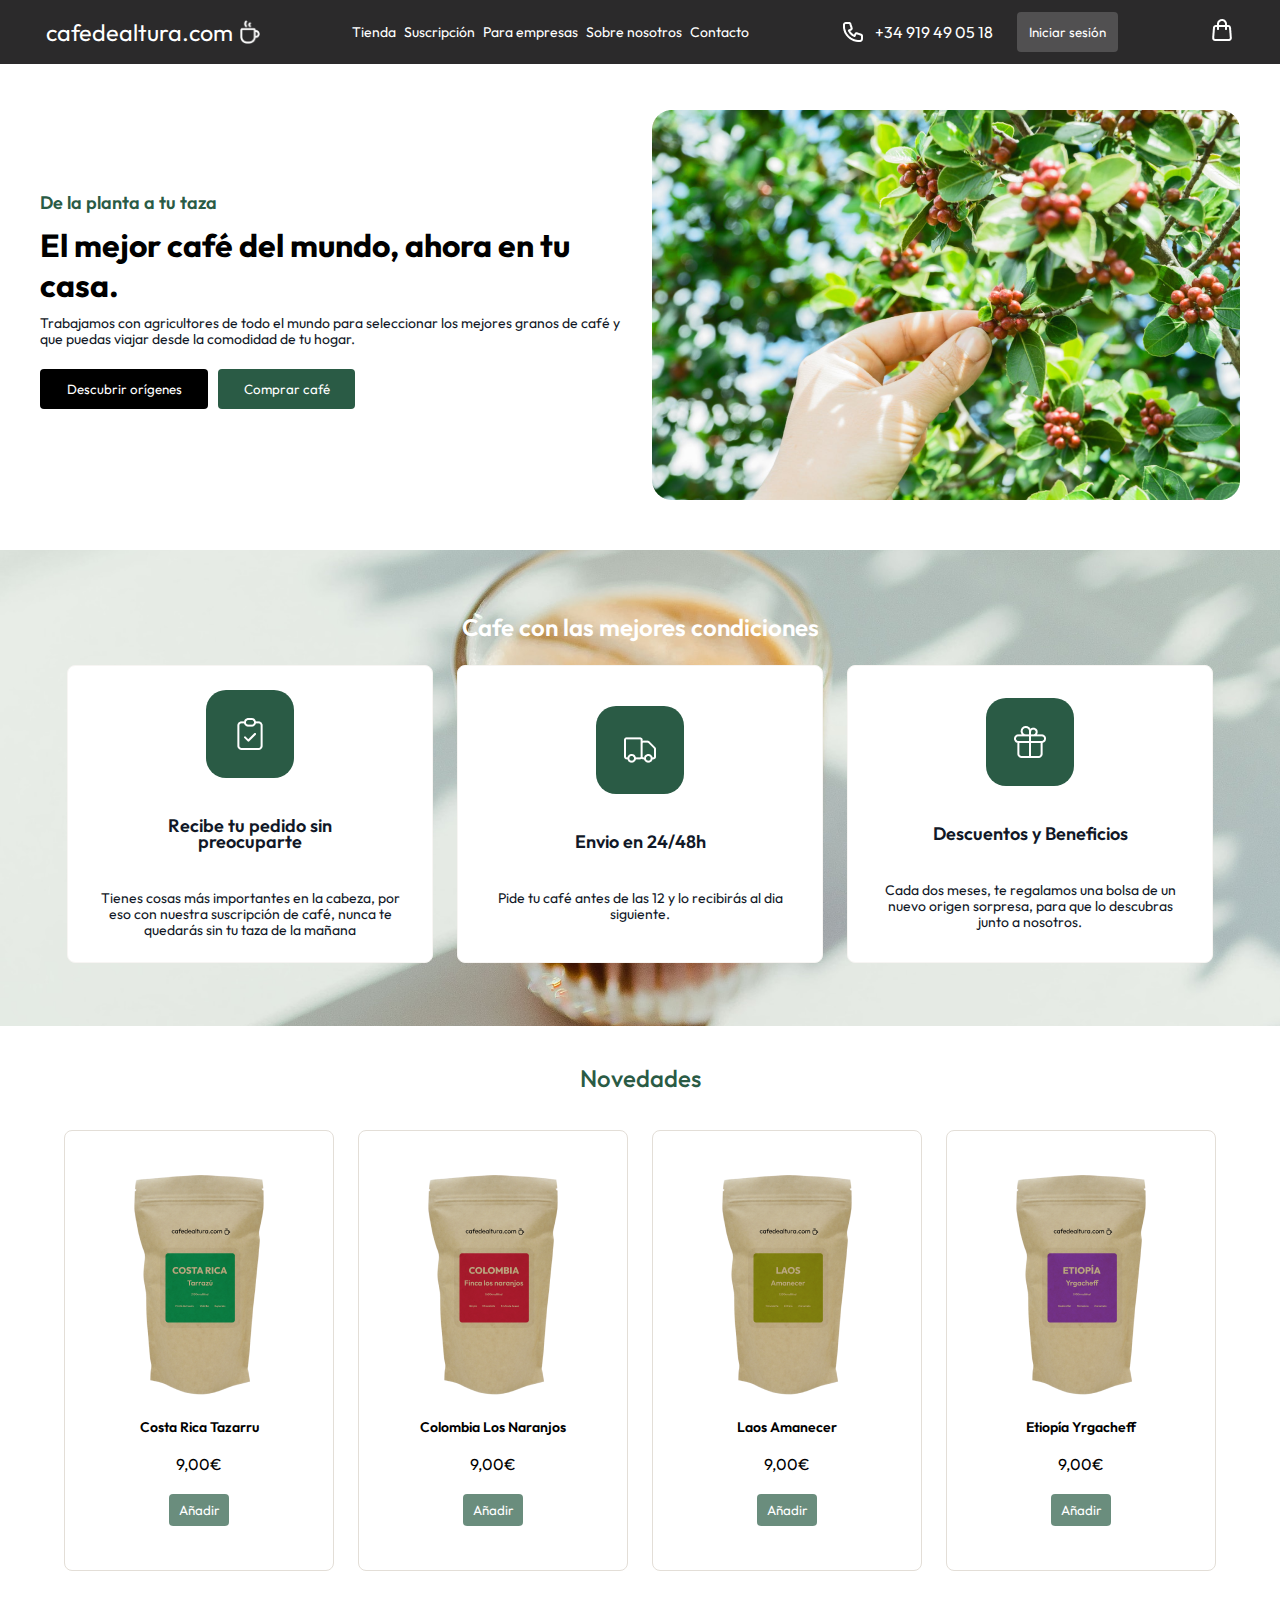
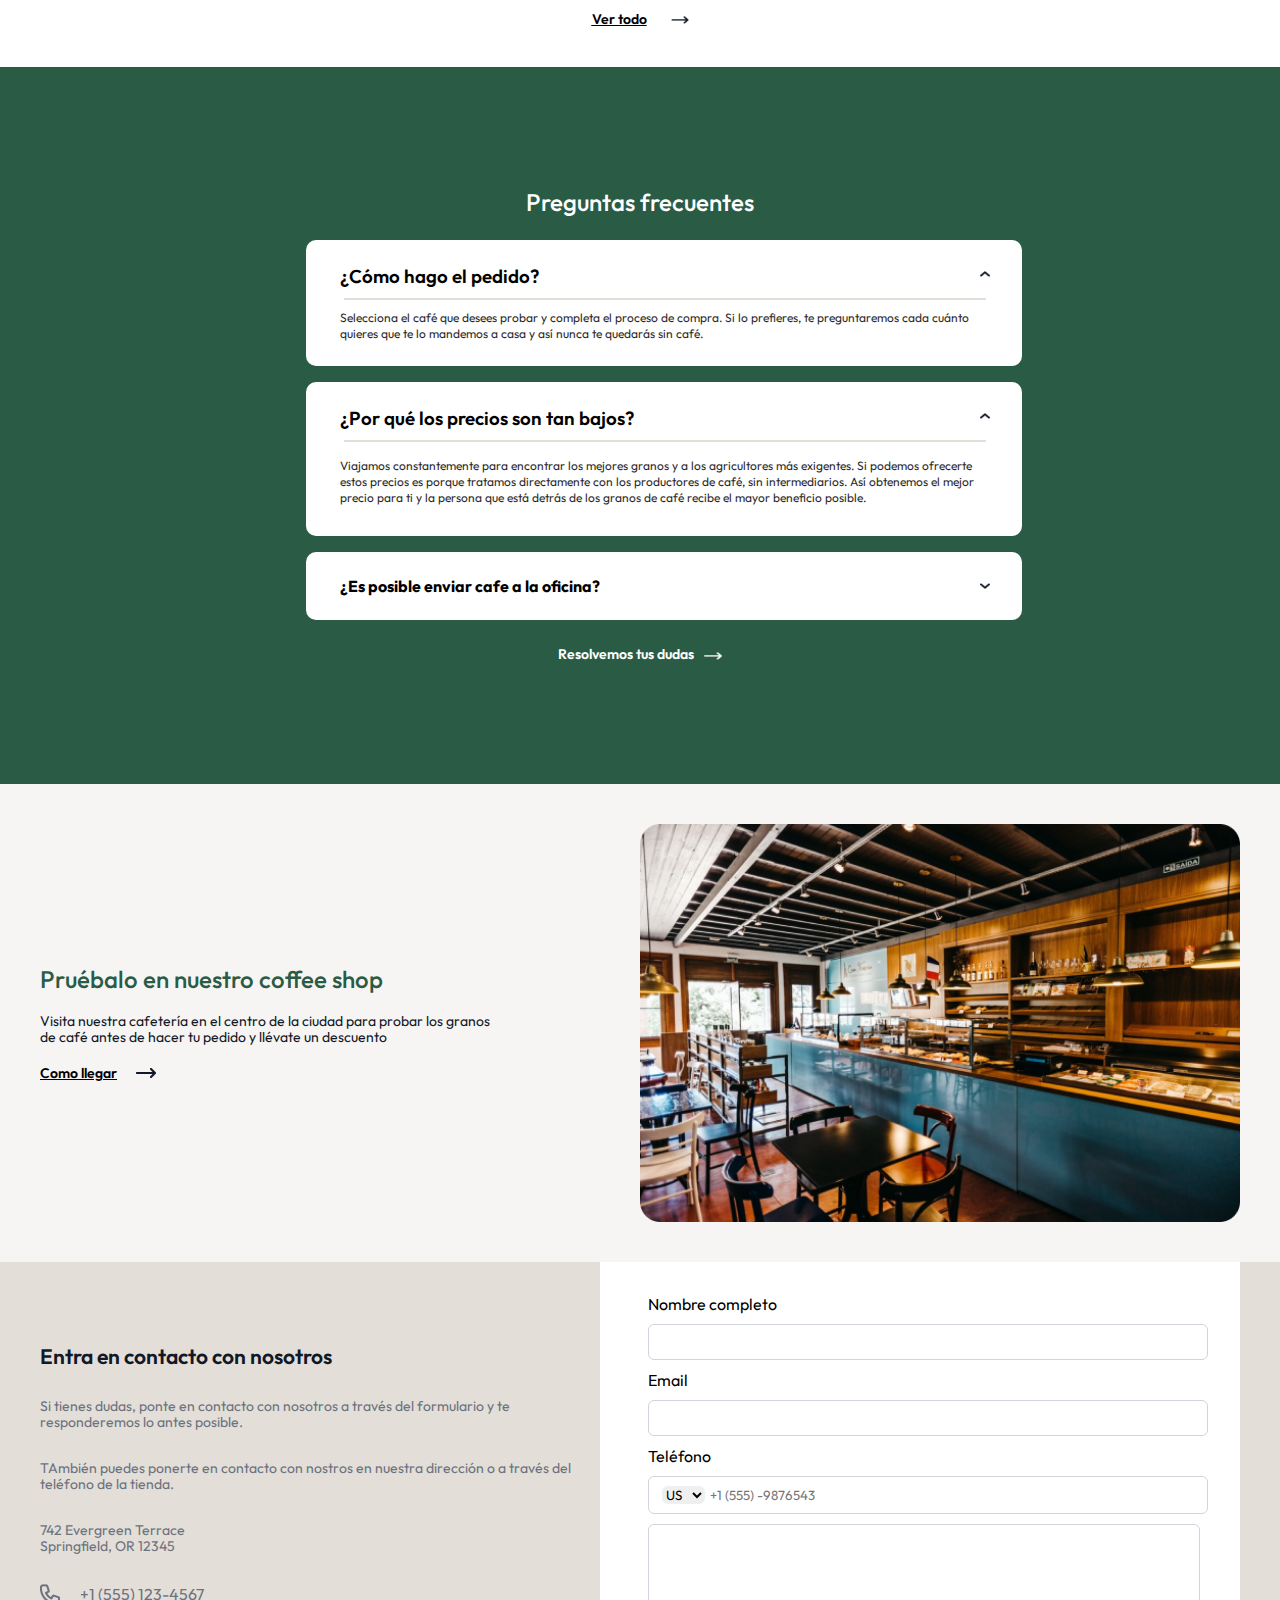
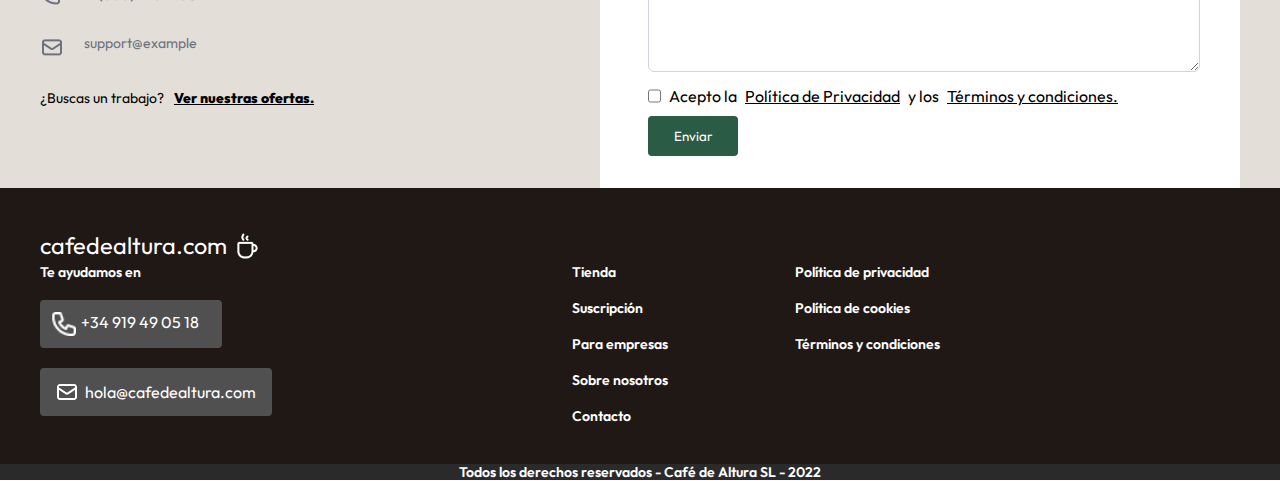
<file: index.html>
<!DOCTYPE html>
<html lang="en">

<head>
    <meta charset="UTF-8" lang="esp">
    <meta name="viewport" content="width=device-width, initial-scale=1.0">
    <title>Document</title>
    <link rel="stylesheet" href="proyecto_1_css.css">
    <link rel="preconnect" href="https://fonts.googleapis.com">
    <link rel="preconnect" href="https://fonts.gstatic.com" crossorigin>
    <link href="https://fonts.googleapis.com/css2?family=Outfit:wght@100;200;300;400;500;600;700;800;900&display=swap"
        rel="stylesheet">
</head>

<body>
    <!-- #region NAVHeader Menu de Navegacion -->
    <div class="header">
        <div class="navImg">
            <a href="#" class="cafeHome"> cafedealtura.com </a>
            <img src="cafecito.png" alt="cafecito" class="navImg">
        </div>
        <div class="aHcontainer">
            <a href="la" class="aHeader"> Tienda </a>
            <a href="la" class="aHeader"> Suscripción </a>
            <a href="la" class="aHeader"> Para empresas </a>
            <a href="la" class="aHeader"> Sobre nosotros </a>
            <a href="la" class="aHeader"> Contacto </a>
        </div>
        <div class="phoneNumber">
            <div class="phoneHeader">
                <img src="tlf.png" alt="tlf">
                <p> +34 919 49 05 18 </p>
            </div>
            <div>
                <input type="button" name="boton" value="Iniciar sesión" class="sesionInicio">
            </div>
        </div>
        <div>
            <img src="bolsaCompra.png" alt="bolsaCompra">
        </div>
    </div>
    <!-- #endregion-->

    <!-- #region MAin container seccion1 Descripcion -->
    <div class="container">
        <div class="centenidoPrincipal">
            <div class="seccion1">
                <div id="Subtilos">
                    <div>
                        <h3 id="titleSmal"> De la planta a tu taza </h3>
                    </div>
                    <div class="">
                        <h1> El mejor café del mundo, ahora en tu casa. </h1>
                    </div>
                    <div>
                        <p class="texTo1"> Trabajamos con agricultores de todo el mundo para seleccionar los mejores
                            granos de
                            café y que puedas viajar desde la comodidad de tu hogar. </p>
                    </div>
                    <div class="SeccionBotones">
                        <div>
                            <button id="botn1">Descubrir orígenes</button>
                        </div>
                        <div>
                            <button id="botn2">Comprar café</button>
                        </div>
                    </div>
                </div>
            </div>
            <div class="seccion2">
                <img src="Hero image.png" alt="Hero" class="imgHero">

            </div>
        </div>
        <!-- #endregion -->
    </div>

    <!-- #region  Seccion3 Envio de Cafes -->
    <div class="seccion3">
        <h2>Cafe con las mejores condiciones </h2>
        <div class="gridLayout">
            <div class="grid">
                <div class="checkbox1">
                    <img src="check.png" alt="imgCar">
                </div>
                <h3>Recibe tu pedido sin preocuparte</h3>
                <p class="textoContenido3">Tienes cosas más importantes en la cabeza, por eso con nuestra suscripción de
                    café, nunca te quedarás
                    sin tu taza de la mañana</p>
            </div>
            
            <div class="grid">
                <div class="checkbox1">
                    <img src="imgCar.png" alt="imgCar">
                </div>
                <h3> Envio en 24/48h </h3>
                <p class="textoContenido3"> Pide tu café antes de las 12 y lo recibirás al dia siguiente. </p>
            </div>

            <div class="grid">
                <div class="checkbox1">
                    <img src="imgRegals.png" alt="imgCar">
                </div>
                <h3> Descuentos y Beneficios </h3>
                <p class="textoContenido3">
                    Cada dos meses, te regalamos una bolsa de un nuevo origen sorpresa, para que lo descubras junto a
                    nosotros.
                </p>
            </div>
        </div>
    </div>
    <!-- #endregion -->

    <!-- #region Seccion4 BagCoffes-->
    <div class="seccion4">
        <h2> Novedades</h2>
        <div class="tiendaBag">
            <div class="boxcaffes">
                <div class="imgEtiopia">
                    <img src="Coffee bag.png" alt="coffeebag">
                </div>
                <div class="coffeMoney">
                    <p> Costa Rica Tazarru </p>
                </div>
                <p> 9,00€</p>
                <button class="btonCoffe">Añadir</button>
            </div>
            <div class="boxcaffes">
                <div class="imgEtiopia">
                    <img src="Coffee bagRed.png" alt="coffeebag">
                </div>
                <div class="coffeMoney">
                    <p> Colombia Los Naranjos</p>
                </div>
                <p> 9,00€</p>
                <button class="btonCoffe">Añadir </button>
            </div>
            <div class="boxcaffes">
                <div class="imgEtiopia">
                    <img src="Coffee bag (4).png" alt="coffeebag">
                </div>
                <div class="coffeMoney">
                    <p> Laos Amanecer </p>
                </div>
                <p> 9,00€</p>
                <button class="btonCoffe">Añadir </button>
            </div>
            <div class="boxcaffes">
                <div class="imgEtiopia">
                    <img src="Coffee bag (3).png" alt="coffeebag">
                </div>
                <div class="coffeMoney">
                    <p> Etiopía Yrgacheff </p>
                </div>
                <p> 9,00€</p>
                <button class="btonCoffe">Añadir </button>
            </div>
        </div>
        <div class="aVertodo">
            <a href="" class="aVertodo"> Ver todo </a>
            <a href=""> <img src="flechaBlack2.png" alt="" class="imgFlecha"> </a>
        </div>
    </div>
    <!-- #endregion -->


    <!-- #region Seccion5 preguntas Frecuentes -->
    <div class="seccion5">
        <h4 class="seccionH4"> Preguntas frecuentes </h4>

        <div class="seccionPreguntas">
            <div id="cajaPreguntas">
                <div class="boxAsk">
                    <h3>¿Cómo hago el pedido? </h3>
                    <img src="dropDown.png" alt="dropDown" class="dropDownseccion5">
                </div>
                <div class="line"></div>
                <p class="textoFAQ"> Selecciona el café que desees probar y completa el proceso de compra. Si lo
                    prefieres, te preguntaremos cada cuánto quieres que te lo mandemos a casa y así nunca te quedarás
                    sin café.
                </p>
            </div>
            <div id="cajaPreguntas">
                <div class="boxAsk">
                    <h3>¿Por qué los precios son tan bajos? </h3>
                    <img src="dropDown.png" alt="dropDown" class="dropDownseccion5">
                </div>
                <div class="line"></div>
                <p class="textoFAQ2"> Viajamos constantemente para encontrar los mejores granos y a los agricultores más
                    exigentes. Si podemos ofrecerte estos precios es porque tratamos directamente con los productores de
                    café, sin intermediarios. Así obtenemos el mejor precio para ti y la persona que está detrás de los
                    granos de café recibe el mayor beneficio posible.
                </p>
            </div>
            <div id="cajaPreguntas">
                <div class="boxAsk">
                    <h4>¿Es posible enviar cafe a la oficina?</h4>
                    <img src="dropDown.png" alt="dropDown" class="dropDownseccion5 flechaGirada">
                </div>
            </div>
        </div>
        <div class="footPreguntas">
            <a href="" class="vinculosPreguntas">
                <p class="AnswerAsk">Resolvemos tus dudas</p>
            </a>
            <a href="" class="vinculosPreguntas">
                <img src="FlechaWhite.png" alt="footPreguntas" class="FlechaWhiteIMG">
            </a>
        </div>
    </div>
    <!-- #endregion -->


    <!-- #region Sala Star Bar Coffe -->
    <div class="seccion6">


        <div class="breakfasCoffe">

            <div class="coffeShop">

                <section class="boxbreakCoffes">

                    <div class="coffeStarS">
                        <h4> Pruébalo en nuestro coffee shop</h4>
                    </div>

                    <div class="textoSeccion6">
                        <p>
                            Visita nuestra cafetería en el centro de la ciudad para probar los granos de café antes de hacer
                            tu pedido y llévate un descuento
                        </p>
                    </div>
                    
                    <div class="hiperVinculoseccion6">
                        <a href="" class="hiperEnlaces"> Como llegar </a>
                        <a href="" class=""> <img src="flechaBlack.png" alt=""> </a>
                    </div>

                </section>
            </div>

            
                <img src="sala_cafe (3).png" alt="sala_cafe" class="imgCoffe6">
            
        </div>

    </div>
    <!-- #endregion -->


    <div class="seccion7">
        <div class="formContact7a">
            <section class="boxTelegrap">
                <section class="subtituLo8">
                    <h3> Entra en contacto con nosotros </h3>
                </section>

                <p>Si tienes dudas, ponte en contacto con nosotros a través del formulario y te responderemos lo antes
                    posible.</p>
                <p>TAmbién puedes ponerte en contacto con nostros en nuestra dirección o a través del teléfono de la
                    tienda.
                </p>
                <section>
                    <p> 742 Evergreen Terrace </p>
                    <p> Springfield, OR 12345 </p>
                </section>

            </section>
            <div class="boxtelePhone">
                <img src="Icon.png" alt="">
                <p> +1 (555) 123-4567 </p> <br>

            </div>
            <div class="boxMail">
                <img src="Mail.png" alt="">
                <p class="pSmall"> support@example</p>
            </div>

            <div class="boxJob">
                <section>
                    <p> ¿Buscas un trabajo? </p>
                </section>
                <section> <a href=""> Ver nuestras ofertas.</a> </section>
            </div>

        </div>

        <div class="boxContainerseccion7B">

            <div class="seccion7B">
                <p id="texto"> Nombre completo </p>

                <div class="formboxUnderline0000">
                    <input type="text" class="numero">

                </div>

                <p id="texto"> Email </p>
                <div class="formboxUnderline0000">
                    <input type="text" class="numero">
                </div>

                <p id="texto"> Teléfono </p>

                <div class="formboxUnderline">
                    
                    <div class="listDesplegable">
                        <select name="Selecciona" class="selector" value="">
                            <option value=""> US</option>
                            <option value=""> NIC</option>
                            <option value=""> UK</option>
                            <option value=""> ESP </option>
                        </select>

                    <input type="email" class="numero3" placeholder=" +1 (555) -9876543">
                    </div>
                </div>

                <div class="terminoYcondiciones">
                    <section class="cjaComentario7">
                 <textarea name="texto" id="textoForm7" placeholder="¿En qué podemos ayudarte?"> </textarea>
                    </section>
                </div>

                <section class="aceptarTerminos">
                    <input type="checkbox" name="acepCondicion" id="acepCondicion">
                    Acepto la <p class="textobold">Política de Privacidad </p> y los <p class="textobold">  Términos y condiciones. </p> 
                    
                </section>

                <section>
                    <label for="">
                        <button id="buttonselect7">Enviar</button>
                    </label>
                </section>
            </div>
        </div>
    </div>

    <div class="footSeccion8">

        <section class="logCoffe">
            <p class="parrafoSec8"> cafedealtura.com </p>
            <img src="cafecito.png" alt="cafecito">
        </section>

        <section class="footContainer">

            <section class="helpSave">
                <section>
                    <p class="parrafoSec8c"> Te ayudamos en </p>

                </section>

                <section class="buttonMailto1">

                    <section class="img8Telephone">
                        <img src="tlf.png" alt="">
                        <p class="parrafoSec8b"> +34 919 49 05 18 </p>
                    </section>
                </section>

                <section class="buttonMailto">

                    <section class="imgMail8">
                        <img src="MailWhite.png" alt="">
                        <p> hola@cafedealtura.com </p>
                    </section>
                </section>
            </section>
            
            <aside class="footLinks">
                <section class="shopContact">
                    <p> Tienda </p>
                    <p> Suscripción </p>
                    <p> Para empresas </p>
                    <p> Sobre nosotros </p>
                    <p> Contacto </p>

                </section>

                <section class="seguritySave">
                    <p> Política de privacidad </p>
                    <p> Política de cookies </p>
                    <p> Términos y condiciones </p>
                </section>
            </aside>

        </section>

    </div>
    <div class="minifooter">
          <p>
            Todos los derechos reservados - Café de Altura SL - 2022
          </p>
        
    </div>

</body>

</html>
</file>
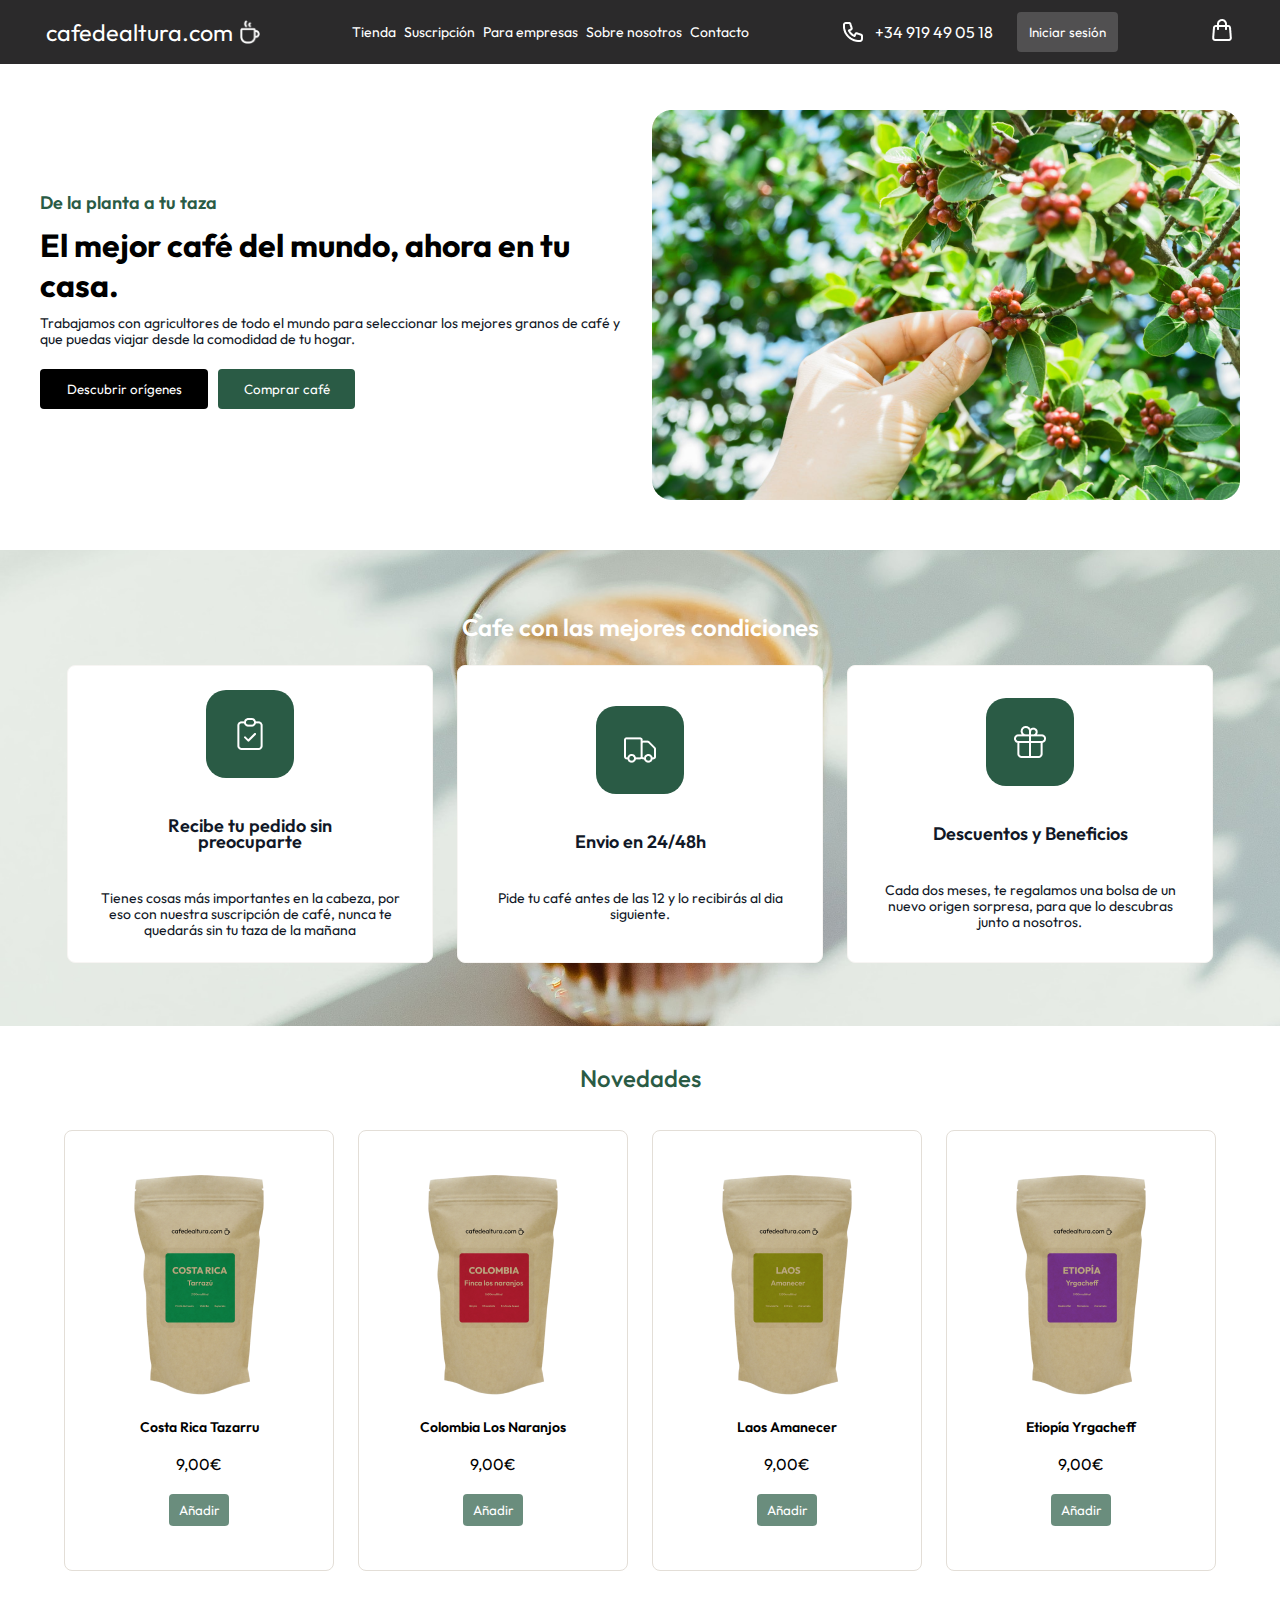
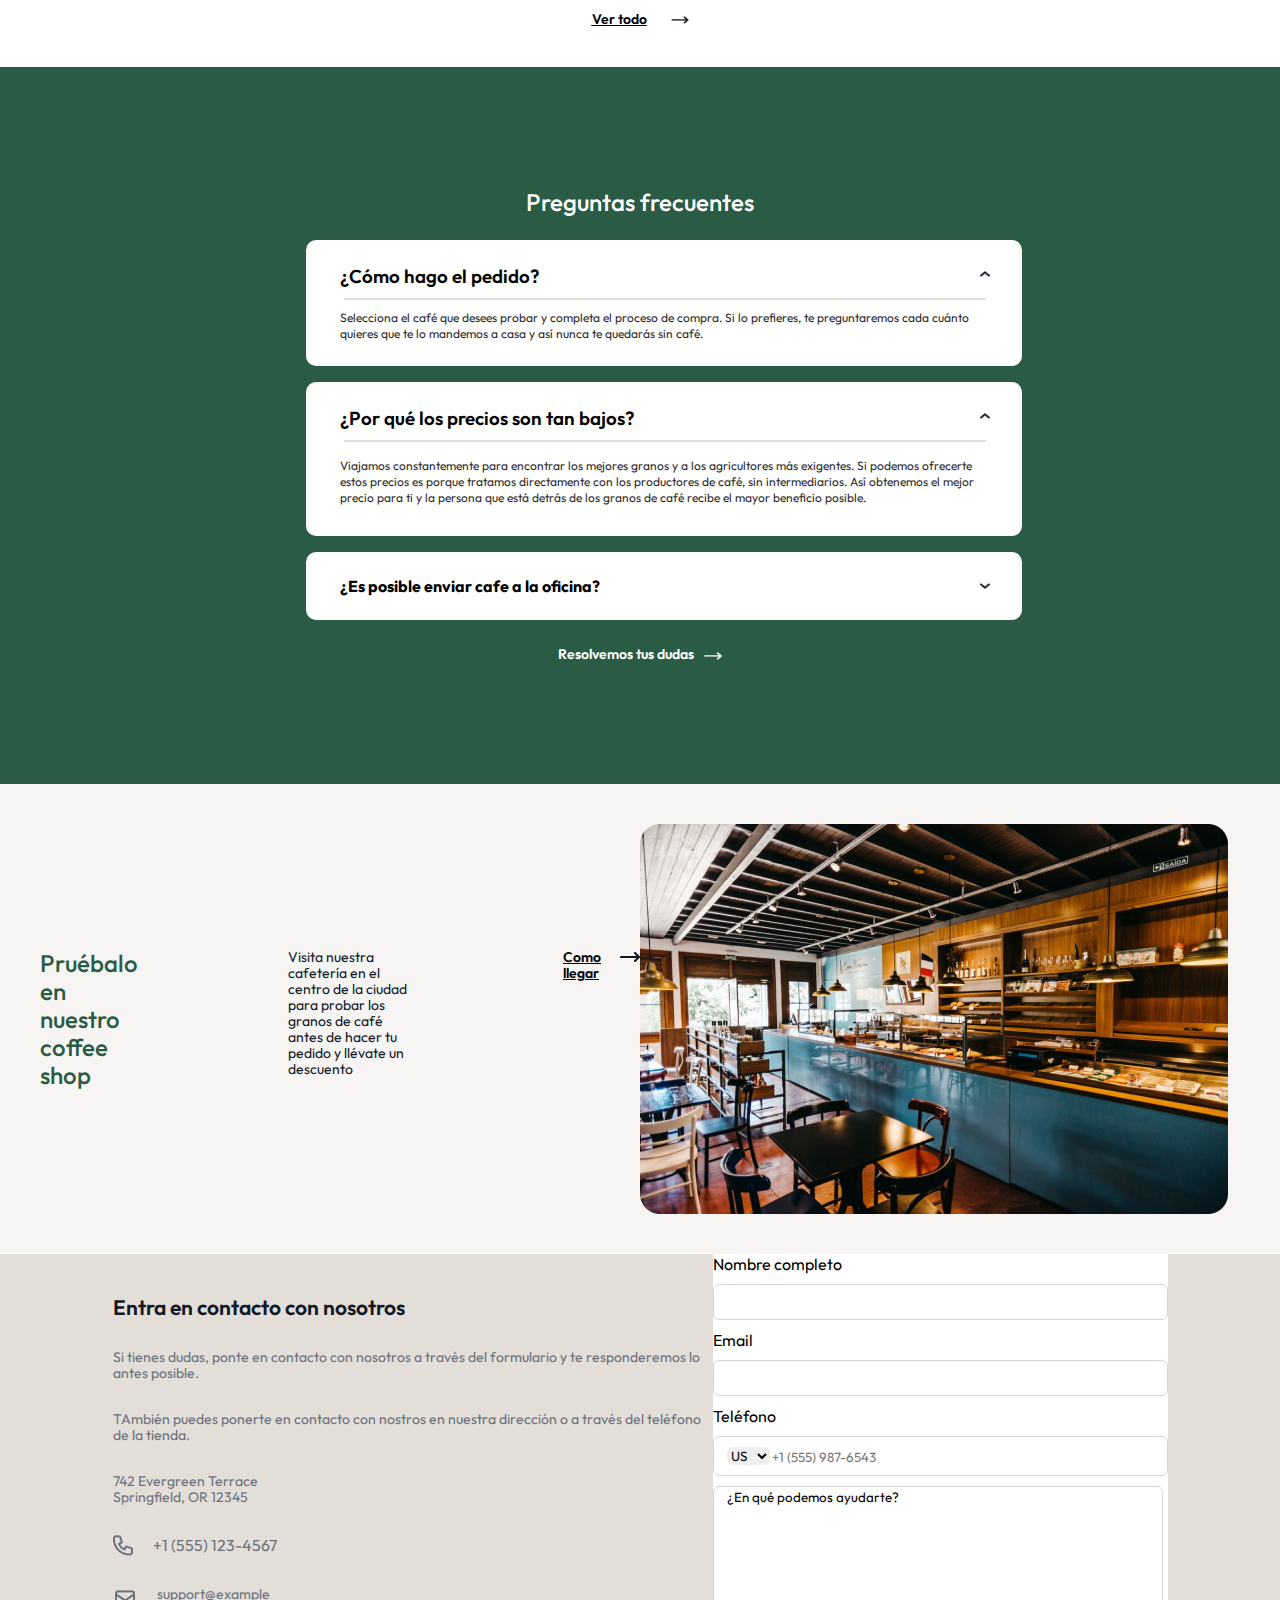
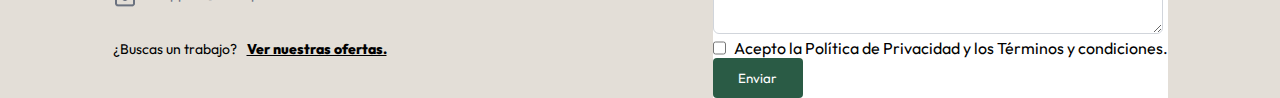
<file: index_1.html>
<!DOCTYPE html>
<html lang="en">

<head>
    <meta charset="UTF-8" lang="esp">
    <meta name="viewport" content="width=device-width, initial-scale=1.0">
    <title>Document</title>
    <link rel="stylesheet" href="proyecto_1_css.css">
    <link rel="preconnect" href="https://fonts.googleapis.com">
    <link rel="preconnect" href="https://fonts.gstatic.com" crossorigin>
    <link href="https://fonts.googleapis.com/css2?family=Outfit:wght@100;200;300;400;500;600;700;800;900&display=swap"
        rel="stylesheet">
</head>

<body>
    <!-- #region NAVHeader Menu de Navegacion -->
    <div class="header"> 
        <div class="navImg">
            <a href="#" class="cafeHome"> cafedealtura.com </a>
            <img src="cafecito.png" alt="cafecito" class="navImg">
        </div>
        <div class="aHcontainer">
            <a href="la" class="aHeader"> Tienda </a>
            <a href="la" class="aHeader"> Suscripción </a>
            <a href="la" class="aHeader"> Para empresas </a>
            <a href="la" class="aHeader"> Sobre nosotros </a>
            <a href="la" class="aHeader"> Contacto </a>
        </div>
        <div class="phoneNumber">
            <div class="phoneHeader">
                <img src="tlf.png" alt="tlf">
                <p> +34 919 49 05 18 </p>
            </div>
            <div>
                <input type="button" name="boton" value="Iniciar sesión" class="sesionInicio">
            </div>
        </div>
        <div>
            <img src="bolsaCompra.png" alt="bolsaCompra">
        </div>
    </div>
    <!-- #endregion-->
   
    <!-- #region MAin container seccion1 Descripcion -->
    <div class="container">
        <div class="centenidoPrincipal">
            <div class="seccion1">
                <div id="Subtilos">
                    <div>
                        <h3 id="titleSmal"> De la planta a tu taza </h3>
                    </div>
                    <div class="">
                        <h1> El mejor café del mundo, ahora en tu casa. </h1>
                    </div>
                    <div>
                     <p class="texTo1"> Trabajamos con agricultores de todo el mundo para seleccionar los mejores granos de
                     café y que puedas viajar desde la comodidad de tu hogar. </p>
                    </div>
                    <div class="SeccionBotones">
                        <div>
                            <button id="botn1">Descubrir orígenes</button>
                        </div>
                        <div>
                            <button id="botn2">Comprar café</button>
                        </div>
                    </div>
                </div>
            </div>
            <div class="seccion2">
                <img src="Hero image.png" alt="Hero" class="imgHero">

            </div>
        </div>
  <!-- #endregion -->  </div>   
    
    <!-- #region  Seccion3 Envio de Cafes -->  
    <div class="seccion3">
          <h2>Cafe con las mejores condiciones </h2>
        <div class="gridLayout">
            <div class="grid">
                <div class="checkbox1">
                    <img src="check.png" alt="imgCar">
                </div>
                <h3>Recibe tu pedido sin preocuparte</h3>
                <p class="textoContenido3">Tienes cosas más importantes en la cabeza, por eso con nuestra suscripción de
                    café, nunca te quedarás
                    sin tu taza de la mañana</p>
            </div>
            <div class="grid">
                <div class="checkbox1">
                    <img src="imgCar.png" alt="imgCar">
                </div>

                <h3> Envio en 24/48h </h3>
                <p class="textoContenido3"> Pide tu café antes de las 12 y lo recibirás al dia siguiente. </p>

            </div>
            <div class="grid">
                <div class="checkbox1">
                    <img src="imgRegals.png" alt="imgCar">
                </div>
                <h3> Descuentos y Beneficios </h3>
                <p class="textoContenido3">
                    Cada dos meses, te regalamos una bolsa de un nuevo origen sorpresa, para que lo descubras junto a
                    nosotros.
                </p>
            </div>
        </div>
    </div>  
    <!-- #endregion -->   
 
    <!-- #region Seccion4 BagCoffes-->
   <div class="seccion4">
        <h2> Novedades</h2>
        <div class="tiendaBag">
            <div class="boxcaffes">
                <div class="imgEtiopia">
                    <img src="Coffee bag.png" alt="coffeebag">
                </div>
                <div class="coffeMoney">
                    <p> Costa Rica Tazarru </p>
                </div>
                <p> 9,00€</p>
                <button class="btonCoffe">Añadir</button>
            </div>
            <div class="boxcaffes">
                <div class="imgEtiopia">
                    <img src="Coffee bagRed.png" alt="coffeebag">
                </div>
                <div class="coffeMoney">
                    <p> Colombia Los Naranjos</p>
                </div>
                <p> 9,00€</p>
                <button class="btonCoffe">Añadir </button>
            </div>
            <div class="boxcaffes">
                <div class="imgEtiopia">
                    <img src="Coffee bag (4).png" alt="coffeebag">
                </div>
                <div class="coffeMoney">
                    <p> Laos Amanecer </p>
                </div>
                <p> 9,00€</p>
                <button class="btonCoffe">Añadir </button>
            </div>
            <div class="boxcaffes">
                <div class="imgEtiopia">
                    <img src="Coffee bag (3).png" alt="coffeebag">
                </div>
                <div class="coffeMoney">
                    <p> Etiopía Yrgacheff </p>
                </div>
                <p> 9,00€</p>
                <button class="btonCoffe">Añadir </button>
            </div>
        </div>
        <div class="aVertodo">
            <a href="" class="aVertodo"> Ver todo </a>
            <a href=""> <img src="flechaBlack2.png" alt="" class="imgFlecha"> </a>
        </div>
    </div>       
    <!-- #endregion -->

    
    <!-- #region Seccion5 preguntas Frecuentes -->
    <div class="seccion5">
        <h4 class="seccionH4"> Preguntas frecuentes </h4>

        <div class="seccionPreguntas">           
            <div id="cajaPreguntas"> 
                <div class="boxAsk">
                    <h3>¿Cómo hago el pedido? </h3>
                    <img src="dropDown.png" alt="dropDown" class="dropDownseccion5">
                </div>
                <div class="line"></div>
                <p class="textoFAQ"> Selecciona el café que desees probar y completa el proceso de compra. Si lo
                    prefieres, te preguntaremos cada cuánto quieres que te lo mandemos a casa y así nunca te quedarás
                    sin café.
                </p>
            </div>
            <div id="cajaPreguntas">
                <div class="boxAsk">
                    <h3>¿Por qué los precios son tan bajos? </h3>
                    <img src="dropDown.png" alt="dropDown" class="dropDownseccion5">
                </div>
                <div class="line"></div>
                <p class="textoFAQ2"> Viajamos constantemente para encontrar los mejores granos y a los agricultores más
                    exigentes. Si podemos ofrecerte estos precios es porque tratamos directamente con los productores de
                    café, sin intermediarios. Así obtenemos el mejor precio para ti y la persona que está detrás de los
                    granos de café recibe el mayor beneficio posible.
                </p>
            </div>
            <div id="cajaPreguntas">
                <div class="boxAsk">
                    <h4>¿Es posible enviar cafe a la oficina?</h4>
                    <img src="dropDown.png" alt="dropDown" class="dropDownseccion5 flechaGirada">
                </div>
            </div>
        </div>
        <div class="footPreguntas">
            <a href="" class="vinculosPreguntas">
                <p class="AnswerAsk">Resolvemos tus dudas</p>
            </a>
            <a href="" class="vinculosPreguntas">
                <img src="FlechaWhite.png" alt="footPreguntas" class="FlechaWhiteIMG">
            </a>
        </div>
    </div>
    <!-- #endregion -->
    
    
    <!-- #region Sala Star Bar Coffe -->
    <div class="seccion6">

    
        <div class="breakfasCoffe">

            <div class="coffeShop">
                <div class="coffeStarS">
                    <h4> Pruébalo en nuestro coffee shop</h4>
                </div>
                <div class="textoSeccion6">
                    <p>
                        Visita nuestra cafetería en el centro de la ciudad para probar los granos de café antes de hacer tu pedido y llévate un descuento
                     </p>
                </div>

                <div class="hiperVinculoseccion6">
                     <a href="" class="hiperEnlaces"> Como llegar </a> 
                     <a href="" class="">   <img src="flechaBlack.png" alt=""> </a>
                </div>

            </div>           
            
            <div class="coffeStarSecc6">
                <img src="sala_cafe (3).png" alt="sala_cafe" clas>
            </div>
        </div>


    </div>    
<!-- #endregion -->


    <div class="seccion7">
        
        <div class="formContact7a">
            <section class="boxTelegrap">
                <section class="subtituLo8">
                    <h3>  Entra en contacto con nosotros  </h3>
                </section>
                
                <p>Si tienes dudas, ponte en contacto con nosotros a través del formulario y te responderemos lo antes posible.</p>
                <p>TAmbién puedes ponerte en contacto con nostros en nuestra dirección o a través del teléfono de la tienda.
                </p>   
                <section>
                    <p> 742 Evergreen Terrace   </p>
                    <p> Springfield, OR 12345   </p>                
                </section>             
                
            </section>
            <div class="boxtelePhone">
                <img src="Icon.png" alt=""> <p> +1 (555) 123-4567  </p>     <br>
                
            </div>
            <div  class="boxMail">  
                <img src="Mail.png" alt="">
                <p class="pSmall"> support@example</p> 
            </div>
            
            <div class="boxJob">
                <section>  <p> ¿Buscas un trabajo? </p> </section>
                <section> <a href=""> Ver nuestras ofertas.</a>  </section>
            </div>
            
        </div>

        <div class="boxContainerseccion7A"> 

            
            <div class="seccion7B">
                <p id="texto"> Nombre completo </p>   

                <div class="formboxUnderline">                       
                    <input type="email" class="numero">                        
                </div>  
                
                <p id="texto"> Email </p>
                <div class="formboxUnderline">                                                                                       
                    <input type="text" class="numero">  
                </div>    
                
                <p id="texto"> Teléfono </p>
                
                <div class="formboxUnderline">
                    <div class="listDesplegable">
                        <select name="Selecciona" class="selector" value=""> 
                            <option value=""> US</option>
                            <option value=""> NIC</option>
                            <option value=""> UK</option>
                            <option value=""> ESP </option>
                        </select>
                        <div>                            
                            <input type="number" placeholder="+1 (555) 987-6543 "class="numero3">
                        </div>
                    </div>
                </div>                  
                 <div class="terminoYcondiciones">
                        <section>
                         <textarea name="texto" id="textoForm7"> ¿En qué podemos ayudarte? </textarea>
                        </section>
                        
                        <section class="aceptarTerminos">
                            <input type="checkbox" name="acepCondicion" id="acepCondicion">                           
                                <p>
                             Acepto la Política de Privacidad y los Términos y condiciones.                      
                                </p>                
                        </section>
                        
                        <section>                    
                            <label for=""> 
                                <button id="buttonselect7">Enviar</button>
                            </label>                
                        </section>
                </div>
            </div>
            
            
        </div>                   
            
            










        
        
        
    </div>
    
    
    
    
    
    
    <div class="boxNew">     
        
        



    </div>



</body>

</html>
</file>
<file: proyecto_1_css.css>
* {
    margin: 0;
    font-family: 'Outfit', sans-serif;

}

body {
    background-color: snow;
}

.header {
    display: flex;
    justify-content: space-around;
    align-items: center;
    height: 64px;
    width: 100%;
    font-weight: 400;
    background-color: #2B2A2B;
    color: #FFFFFF;

}

.navImg {
    display: flex;
    height: 24.95px;
    justify-content: space-between;
    align-items: center;
    font-size: 23.42px;
    gap: 7px;


}

.cafeHome {
    text-decoration: none;
    color: #FFFFFF;
    line-height: 35px;
    font-style: normal;
    font-family: 'Outfit', sans-serif;
    display: flex;
    gap: 18px;

}

.aHeader {
    display: flex;
    justify-content: space-around;
    text-decoration: none;
    color: #FFFFFF;

}

.phoneHeader {
    display: flex;
    align-items: center;
    gap: 12px;

}

.phoneNumber {
    display: flex;
    gap: 24px;
    justify-content: center;
    align-items: center;
}

.aHcontainer {
    display: flex;
    justify-content: space-around;
    gap: 8px;
    font-size: 14px;
    align-items: center;


}

.sesionInicio {
    display: flex;
    justify-content: center;
    align-items: center;
    color: #FFFFFF;
    padding: 12px;
    border: 0;
    background-color: #515051;
    border-radius: 4px;
}

/**
*parte primera navegacion
*
*
**/
.container {
    display: flex;
    align-items: center;
    padding: 48px 40px;
    gap: 8px;
    background-color: #FFFFFF;
    justify-content: space-between;
}

.seccion1 {
    width: 588px;
    height: 232px;

}

.centenidoPrincipal {
    width: 100%;
    height: 390px;
    display: flex;
    justify-content: space-between;
    align-items: center;

}

.seccion1 h2 {
    font-family: 'Outfit';
    font-style: normal;
    font-weight: 600;
    font-size: 40px;
    line-height: 44px;
    width: 588px;
    height: 88px;
}

#titleSmal {
    display: flex;
    color: #2A5B45;
    font-family: 'Outfit';
    font-style: normal;
    font-weight: 600;
    font-size: 18px;
    line-height: 24px;

}

#Subtilos {
    display: flex;
    flex-direction: column;
    gap: 10px;

}

.p {
    font-style: normal;
    font-weight: 400;
    font-size: 14px;
    line-height: 16px;
    color: #111827;
}

.imgHero {
    width: 588px;
    height: 390px;
}

.SeccionBotones {
    margin-top: 12px;
    display: flex;
    gap: 10px;

}

#botn1 {
    border: 0;
    background-color: black;
    color: white;
    width: 168px;
    height: 40px;
    padding: 12px;
    border-radius: 4px;
    cursor: pointer;


}

#botn2 {
    border: 0;
    background-color: #2A5B45;
    color: white;
    border-radius: 4px;
    width: 137px;
    height: 40px;
    padding: 12px;
    cursor: pointer;
}

h3 {
    font-weight: 600;
    size: 18px;
    line-height: 24px;
    font-family: 'Outfit';


}

.texTo1 {
    display: flex;
    font-weight: 400;
    font-size: 14px;
    line-height: 16px;
    color: #111827;
    gap: 8px;

}

/*
*
*Ahora vamos a ver main principal
*Seccion principal
*/

.seccion3 {
    height: 380px;
    background-image: url(cafe_deAltura.jpeg);
    background-size: cover;
    background-repeat: no-repeat;
    background-position: center;
    display: flex;
    flex-direction: column;
    justify-content: center;
    align-items: center;
    padding: 48px 147px;
    gap: 24px;

}

.seccion3 h2 {
    font-weight: 600;
    font-size: 24px;
    line-height: 28px;
    color: #FFFFFF;

}

.checkbox1 {
    display: flex;
    justify-content: center;
    align-items: center;
    border-radius: 20px;
    background-color: #2A5B45;
    width: 64px;
    height: 64px;
    padding: 12px;
    gap: 8px;
    align-items: center;

}

.gridLayout {
    display: flex;
    justify-content: space-evenly;
    gap: 24px;
    align-items: stretch;

}

.grid {
    height: 232x;
    width: 316px;
    display: flex;
    flex-direction: column;
    background-color: #FFFFFF;
    border-radius: 8px;
    align-items: center;
    gap: 16px;
    padding: 24px;
    border: 1px solid #F7F5F3;
    justify-content: center;
    
}
/* .grid {
    height: 232x;
    width: 316px;
    display: flex;
    flex-direction: column;
    background-color: #FFFFFF;
    border-radius: 8px;
    align-items: center;
    gap: 16px;
    padding: 24px;
    border: 1px solid #F7F5F3;
} */

.textoContenido3 {
    display: flex;
    align-items: center;
    justify-content: center;
    text-align: center;
    font-weight: 400;
    font-size: 14px;
    line-height: 16px;
    color: #111827;
    ;

}

.grid h3 {
    font-size: 18px;
    line-height: 16px;
    font-weight: 400px;
    font-weight: 600;
    color: #111827;
    text-align: center;
    width: 268px;
    padding: 24px;
    font-family: 'Outfit';
    font-style: normal;
}

/*
*Seccion4
*Mi tiendas Bag Coffe
*
*
*/

.btonCoffe {
    width: 60px;
    height: 32px;
    border-radius: 8px;
    background-color: #2A5B45B2;
    padding: 8px;
    color: #FFFFFF;
    border: 0;
    border-radius: 4px;
    cursor: pointer;
}

.btonCoffe:hover {
    background-color: #2A5B45;
}

.seccion4 h2 {
    background-color: #FFFFFF;
    line-height: 24px;
    font-weight: 500;
    font-style: normal;
    font-family: 'Outfit';
    color: #2A5B45;
}

.seccion4 {
    /* height: 604.49px; */
    background-color: #FFFFFF;
    padding: 40px;
    display: flex;
    flex-direction: column;
    align-items: center;
    gap: 40px;

}

.aVertodo {
    display: flex;
    justify-content: center;
    gap: 24px;
    align-items: center;
    text-decoration-line: underline;
    color: black;
    font-style: normal;
    font-weight: 600;
    font-size: 14px;
    line-height: 16px;
}

.imgFlecha {
    width: 18px;
    height: 8px;

}

.coffeMoney {
    font-family: 'Outfit';
    font-style: normal;
    font-weight: 600;
    font-size: 14px;
    line-height: 16px;
}


.boxcaffes:hover {
    /* width: 282px; */
    height: 391px;
    display: flex;
    flex-direction: column;
    padding: 24px;
    border-radius: 8px;
    border: 1px #E3DED7 solid;
    align-items: center;
    background-color: #F7F5F3;
    justify-content: space-evenly;

}

.boxcaffes:hover .btonCoffe{
    background-color: #2A5B45;

} 


.boxcaffes {
    /* width: 282px; */
    height: 391px;
    display: flex;
    flex-direction: column;
    padding: 24px;
    border-radius: 8px;
    border: 1px #E3DED7 solid;
    align-items: center;
    justify-content: space-evenly;

}

/*
*Mi seccion4 terminada con una pseudo case ahover:
*a mi caja: boxcaffe
*
*/

.seccion5 {
    background-color: #2A5B45;
    display: flex;
    justify-content: center;
    flex-direction: column;
    align-items: center;
    height: 621px;
    gap: 24px;
    padding: 48px;

}

.boxAsk {
    display: flex;
    width: 650px;
    justify-content: space-between;
    margin-left: 10px;
}

.boxAsk2 {
    display: flex;
    width: 650px;
    justify-content: space-between;
    margin-left: 10px;
    margin-right: 10px;
}

.line {
    display: flex;
    margin-left: 14px;
    width: 640px;
    border: #E3DED7 solid 1px;
    justify-content: center;

}

.textoFAQ {
    display: flex;
    font-family: 'Outfit';
    align-items: center;
    margin-left: 10px;
    font-style: normal;
    font-weight: 400;
    font-size: 12px;
    line-height: 16px;
    color: #2B2A2B;

}

.textoFAQ2 {
    display: flex;
    font-family: 'Outfit';
    align-items: center;
    margin-left: 10px;
    font-style: normal;
    font-weight: 400;
    font-size: 12px;
    line-height: 16px;
    color: #2B2A2B;
    width: 651px;
    height: 60px;
    text-align: left;

}

.dropDownseccion5 {
    width: 10px;
    height: 6px;
    margin-top: 7px;

}

/*

*aqui tenemos el primer ejemplo de 
*transform: rotate; con css
*de una imagen girada 180 grados.
*/


.flechaGirada {
    transform: rotate(180deg);
}

.seccionPreguntas {
    display: flex;
    justify-content: center;
    flex-direction: column;
    background-color: #2A5B45;
    width: 668px;
    gap: 16px;

}

.seccionH4 {
    font-weight: 500;
    font-size: 24px;
    line-height: 28px;
    color: #FFFFFF;
    /* display: flex;
    justify-content: center;
    padding: 24px; */
    /*
    *de mi texto seccion preguntas
    *
    *   hace referencia a mi titulo h4 pero de mi seccion 4
    */
}

#cajaPreguntas {
    border-radius: 10px;
    background-color: white;
    justify-content: center;
    width: 668px;
    height: fit-content;
    display: flex;
    flex-direction: column;
    align-items: flex-start;
    gap: 10px;
    padding: 24px;
}


.footPreguntas {
    display: flex;
    justify-content: space-around;
    gap: 10px;
    align-items: center;
}

.FlechaWhiteIMG {
    width: 18px;
    height: 8px;
    border: #FFFFFF;
}

.vinculosPreguntas {
    text-decoration: none;
    color: #FFFFFF;

}

.AnswerAsk {
    font-style: normal;
    font-weight: 600;
    font-size: 14px;
    line-height: 16px;
}

/*
*Terminada mi seccion 5 con una sesion de 
*de preguntas llamadas Preguntas y respuestas
*
* y pasamos a la seccion 6
*/

.seccion6 {
    background-color: #F7F5F3;
    display: flex;
    align-items: center;
    font-weight: 400;
    size: 14px;
    line-height: 16px;
    color: #111827;
    justify-content: space-around;
    padding: 40px 40px 40px;

}

.breakfasCoffe {
    width: 100%;
    display: flex;
    justify-content: center;
    align-items: center;
    color: #111827;

    

}

.coffeStarSecc6 {
    width: 50%;
    display: flex;
    align-items: flex-start;
}

.imgCoffe6{
    display: flex;
    align-items: center;
    width: 50%;
    /* height: 390px; */
}


.coffeShop {
    font-weight: 400;
    font-size: 14px;
    line-height: 16px;
    display: flex;
    justify-content: space-between;
    gap: 150px;
    align-items:flex-start;
    text-align: left;
    width: 50%;

}
.boxbreakCoffes{
    width: 457px;
    display: flex;
    flex-direction: column;
    gap:20px

    
}


.textoSeccion6 {
    font-style: normal;
    font-weight: 400;
    font-size: 14px;
    line-height: 16px;
}

.hiperVinculoseccion6 {
    display: flex;
    gap: 19px;

}

.hiperEnlaces {
    font-weight: 600;
    font-size: 14px;
    line-height: 16px;
    color: #000000;
    text-decoration-line: underline;
    font-weight: 600;
    font-size: 14px;
    line-height: 16px;
}

.tiendaBag {
    display: flex;
    justify-content: center;
    gap: 24px;

}

.seccion6 h4 {
    font-weight: 500;
    font-size: 24px;
    line-height: 28px;
    color: #2A5B45;
    display: flex;
    justify-content:flex-start;
    

}

.salaCoffe {
    width: 588px;
    height: 390px;
    border-radius: 20px;
}

/*
*Seccion6 finalizada
*
*pasamos a la numero 7
*/


.formboxUnderline {
    width: 100%;
    /* border: #D1D5DB solid 1px;  */
    border-radius: 10px; 
    display: flex;
    align-items: center;
    outline: none;
    border: 0;    
    /* padding: 9px 13px; */
    

}

.formboxUnderline:hover {
    /* border: #9B9EA3; */
    /* outline: none;
    border: 0; */

}

.formboxUnderline:focus-within {
    border: #3F8F6B solid 1px;
    outline: none;
    border: 0;

}

.selector {
    /* width: 50px;
    height: 30px; */
    border: 0;
    outline: none;
    border-radius: 6px;
}
/* .selector:hover {
    width: 50px;
    height: 30px;
    border: 0;
    border: #9B9EA3 solid 1px;

    border-radius: 10px;
    
} */

.listDesplegable {
    display: flex;
    align-items: center;
    width: 95%;
    outline: none;
    border-radius: 6px;
    border: #D1D5DB solid 1px;
    padding: 9px 13px 9px 13px;
    
    
    /* border-radius: 19px; */
    /* gap: 5px; */
}
.listDesplegable:hover {
    display: flex;
    align-items: center;
    width: 95%;
    outline: none;
    border: #9B9EA3 1px solid;

    
    
}
.listDesplegable:focus {
    width: 95%;
    outline: none;
    border: #3F8F6B solid 1px;   
    /* border: #9B9EA3 1px solid; */
    
}

.numero3{
    border: 0px;
    width: 100%;   
    background-color: transparent;

    /* color: #6B7280; */
    
    
}

.numero3:hover {
    border:none;
}

.numero3:focus{
    outline: 0;
}

.numero {
    width: 95%;
    display: flex;
    align-items: center;
    border: #D1D5DB solid 1px;
    padding: 9px 13px 9px 13px;  
    font-weight: 400;
    font-size: 14px;
    line-height: 16px;
    color: #6B7280;
    outline: none;
    border-radius: 6px;
    
    &:hover {
        border: #9B9EA3 solid 1px;
    }
    
    &:focus {
        border: #3F8F6B solid 1px;
        outline: none;
    }

    /* border-radius: 6px; */
}



.textobold{
   text-decoration: underline;
   text-emphasis-color: #0000;
   font-weight: 400;

}

.seccion7 {
    display: flex;
    align-items: center;
    justify-content: center;
    background-color: #E3DED7;
    padding: 0 40px;
    /* justify-content:space-around; */
    /* width:100%;    */

}

.boxTelegrap {
    font-family: 'Outfit';
    font-style: normal;
    font-weight: 400;
    font-size: 14px;
    line-height: 16px;
    color: #6B7280;
    display: flex;
    justify-content: space-around;
    flex-direction: column;
    gap: 30px;

}

.boxtelePhone {
    display: flex;
    /* border: red solid; */
    gap: 20px;
    color: #6B7280;
}

#textoForm7 {
    width: 96%;
    height: 142px;
    outline: none;
    border-radius: 6px;
    border: #D1D5DB solid 1px;
    padding-left: 10px;
    
}
#textoForm7:hover {
    height: 142px;
    outline: none;
    border-radius: 6px;
    border: #9B9EA3 solid 1px;
    padding-left: 10px;
    
}
#textoForm7:focus {
    border: #3F8F6B solid 1px;
   
}
.acepCondicion{
    background-color: green;
}

/* .pSmall {
    font-size: 14px;
    
    font-family: 'Outfit', sans-serif;
} */

.boxMail {
    display: flex;
    gap: 20px;    
    font-family :Outfit;
    font-Weight:400;
    font-size: 14px;
    Line-height:16px;
    color: #6B7280;
    /* border: #2A5B45 solid; */
}

.buttonMailto {
    width: 232px;
    height: 48px;
    display: flex;
    justify-content: center;
    align-items: center;
    background: #515051;
    border-radius: 4px;
    /* border: darkorange solid; */
}

.buttonMailto1 {
    width: 182px;
    height: 48px;
    display: flex;
    justify-content: center;
    align-items: center;
    background: #515051;
    border-radius: 4px;
    /* border: darkorange solid; */
}

.boxJob {
    display: flex;
    font-style: normal;
    font-weight: 400;
    font-size: 14px;
    line-height: 16px;
    gap: 10px
}

.boxJob a {
    display: flex;
    font-style: normal;
    font-weight: 800;
    font-size: 14px;
    line-height: 16px;
    color: #000000;

}

.subtituLo8 {
    font-family: 'Outfit';
    font-style: normal;
    font-weight: 600;
    font-size: 18px;
    line-height: 24px;
    color: #111827;

}


.formContact7a {
    display: flex;
    flex-direction: column;
    align-items: flex-start;
    justify-content: center;
    gap: 10px;
    width: 50%;
    background-color: #E3DED7;
    gap: 30px;
    /* border: yellow solid; */

}

.seccion7B {
    display: flex;
    flex-direction: column;
    justify-content: center;
    gap: 10px;
    background-color: #FFFFFF;

}

.cjaComentario7:focus{
    border: #3F8F6B;
    outline: none;

}

.aceptarTerminos {
    display: flex;
    gap:8px;
}

.boxContainerseccion7B {
    width: 50%;
    background: #FFFFFF;
    /* border: orchid solid; */
    padding: 32px 32px 32px 48px;

}

.boxContainerseccion7b {
    width: 588px;
    height: 550px;
    border: darkgreen solid;
}


#buttonselect7 {
    width: 90px;
    height: 40px;
    border: 0;
    background: #2A5B45;
    border-radius: 4px;
    color: #FFFFFF;

}

.terminoYcondiciones {
    display: flex;
    flex-direction: column;
    /* outline: none;
 /* border: 0;  */
    /* gap:20px; */

}

/*
*termina mi seccion 7 
*
*y pasamos a la seccion8
*
*/

.footSeccion8 {
    /* width: 1289px; */
    background-color: #1F1815;
    color: #FFFFFF;
    display: flex;
    justify-content: center;
    flex-direction: column;
    align-items: center;
    padding: 40px;
    /* border: rebeccapurple solid; */

}

.footContainer {
    width: 100%;
    gap: 321px;
    background: #1F1815;
    color: white;
    display: flex;
    justify-content:space-between;
    gap:420px;
    
    /* border:red solid; */
    
}

.boxFormulary-logo {
    display: flex;
}

.parrafoSec8 {
    font-family: 'Outfit';
    font-style: normal;
    font-weight: 400;
    font-size: 23.4628px;
    line-height: 35px;
}

.parrafoSec8c {
    font-family: 'Outfit';
    font-style: normal;
    font-weight: 600;
    font-size: 14px;
    line-height: 16px;
}

.boxFormularys8 {
    display: flex;

}

.logCoffe {
    /* border: red solid; */
    width: 100%;
    height: 36px;
    display: flex;
    align-items: center;
    gap: 10px;
}

.img8Telephone {
    display: flex;
    gap: 5px;
    width: 160px;
    height: 24px;
    /* border: orange solid; */

}

.imgMail8 {
    display: flex;
    justify-content: center;
    align-items: center;
    gap: 8px;
    width: 152px;
    height: 16px;
    /* border: orange solid; */

}

.footLinks {
    display: flex;
    gap: 127px;
    position: relative;
    right: 25%;

    
}

.shopContact {
    /* border: olive solid; */
    display: flex;
    flex-direction: column;
    gap: 20px;
    
}

.shopContact p {
    font-family: 'Outfit';
    font-style: normal;
    font-weight: 600;
    font-size: 14px;
    line-height: 16px;
}

.helpSave {
    display: flex;
    flex-direction: column;
    gap: 20px;
    /* border: yellow solid; */

}

.seguritySave {
    display: flex;
    flex-direction: column;
    gap: 20px;
    /* border: #E3DED7 solid; */
    
}

.seguritySave p{
    font-family: 'Outfit';
    font-style: normal;
    font-weight: 600;
    font-size: 14px;
    line-height: 16px;

}
.minifooter{
    background-color: #2B2A2B;
    display: flex;
    justify-content: center;
    color: #FFFFFF;

}
.minifooter{
    font-family: 'Outfit';
    font-style: normal;
    font-weight: 600;
    font-size: 14px;
    line-height: 16px;
}
</file>
